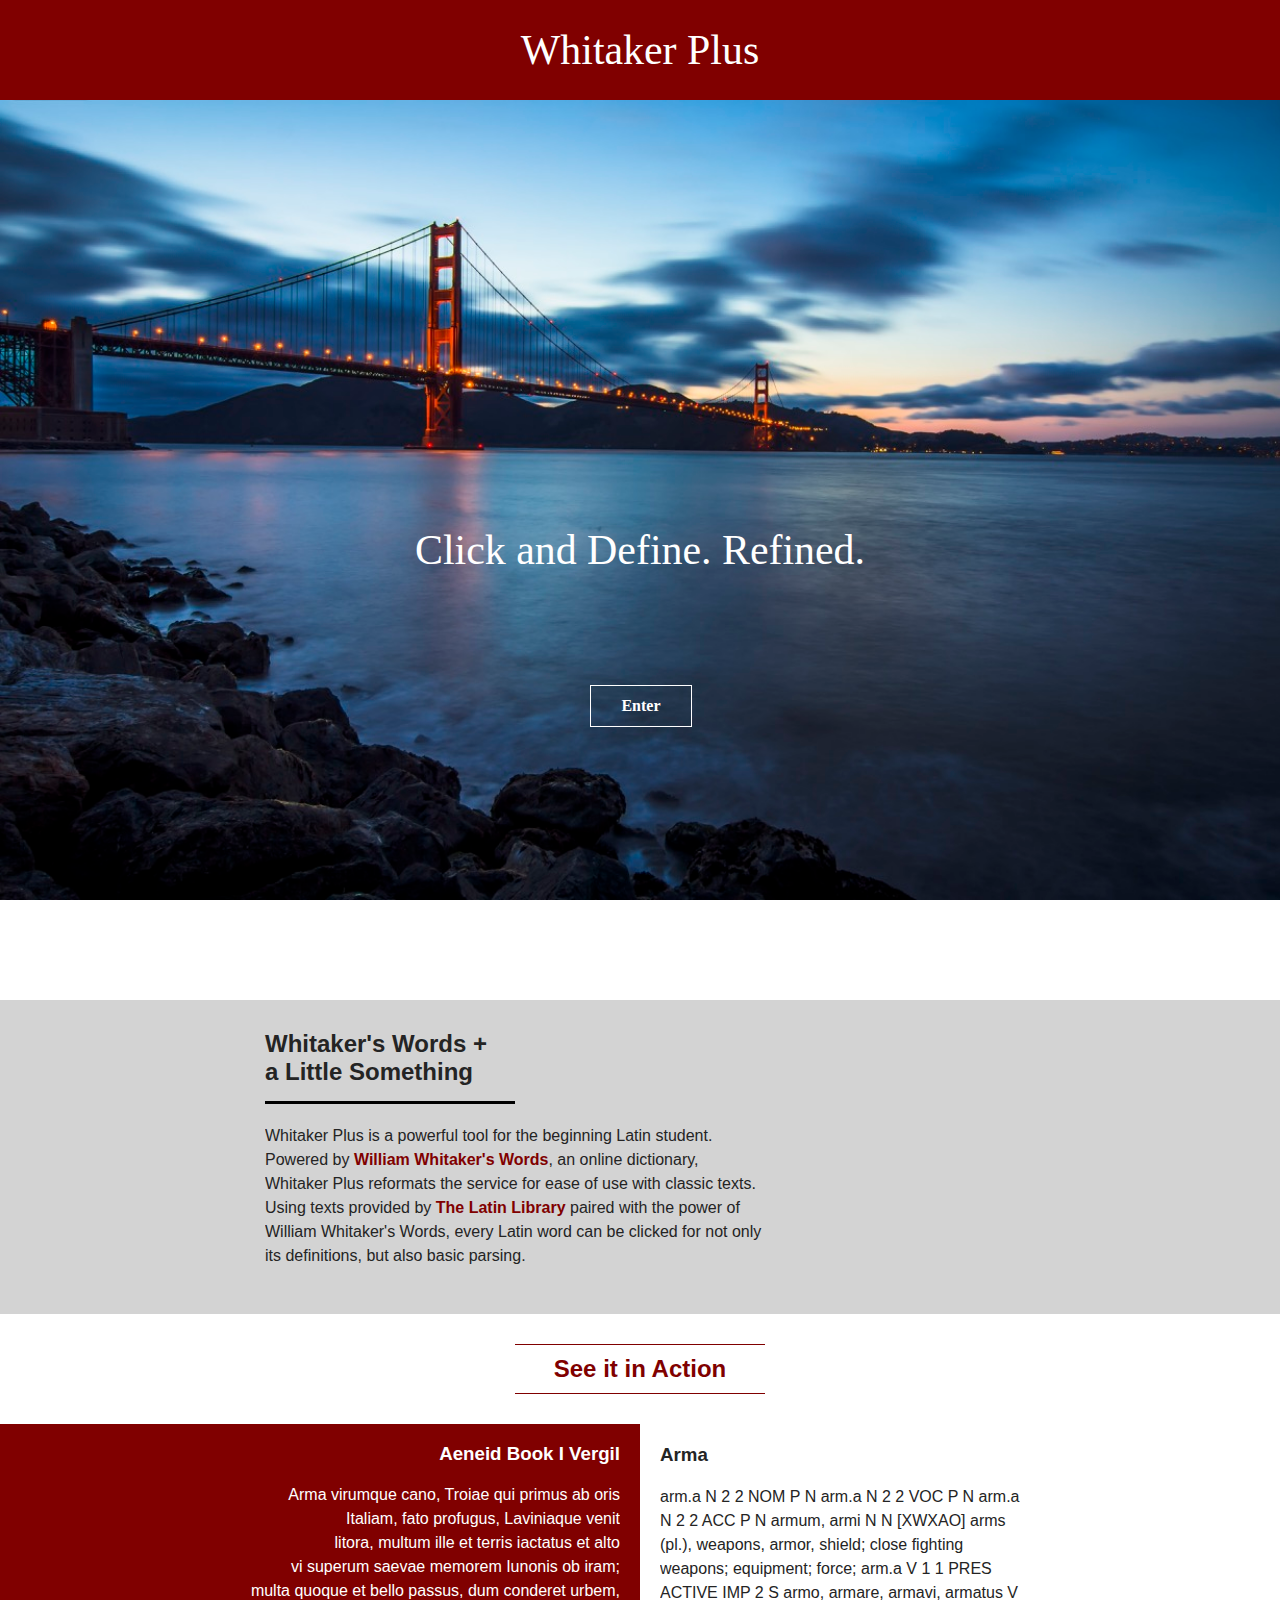
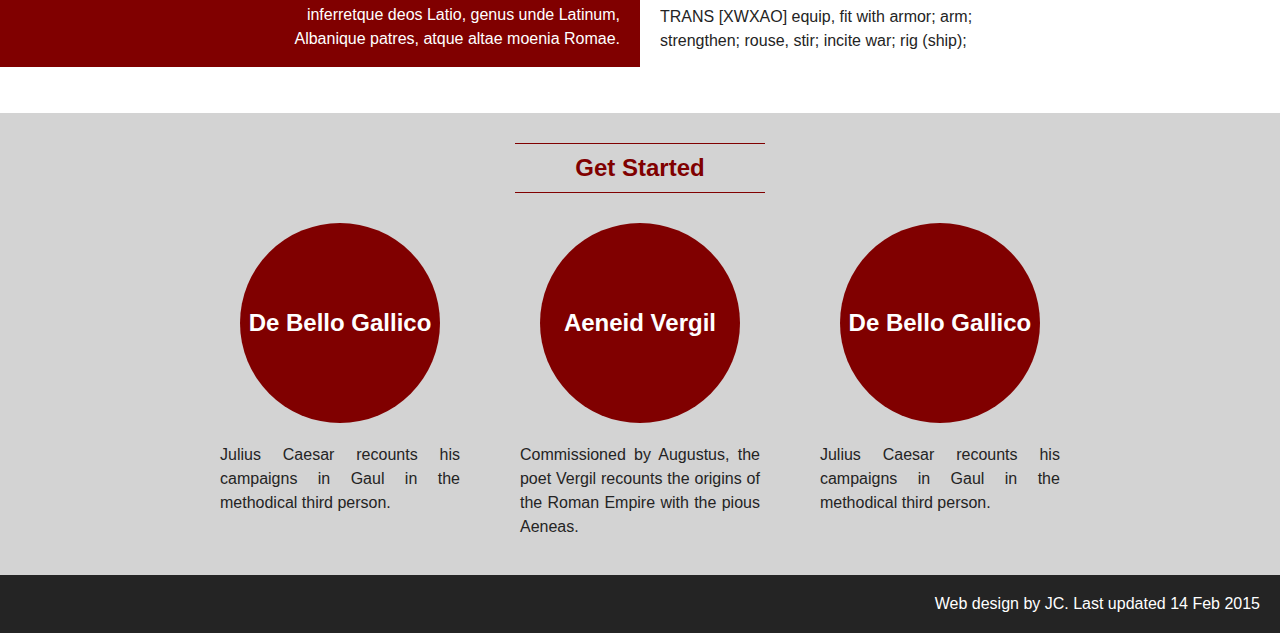
<file: index.html>
<!doctype html>
<html>
<head>
<meta charset="UTF-8">
<title>Untitled Document</title>
<link rel="stylesheet" type="text/css" href="style.css">
<link rel="stylesheet/less" type="text/css" href="style.less">
<script src="less.js" type="text/javascript"></script>
<!--The following script tag downloads a font from the Adobe Edge Web Fonts server for use within the web page. We recommend that you do not modify it.--><script>var __adobewebfontsappname__="dreamweaver"</script><script src="http://use.edgefonts.net/source-sans-pro:n4:default.js" type="text/javascript"></script>
</head>

<body>
<div class="container">
  <header>
    Whitaker Plus
  </header>
  <article class="content">
    <div class="banner">
      <div class="impact">Click and Define. Refined.</div>
      <div class="call"><a href="#Beginning">Enter</a></div>
    </div>
    <div id="Beginning" class="Description">
      <div class="Container">
        <h2>Whitaker's Words +<br>
          a Little Something</h2>
        <div class="Content">
          <p>Whitaker Plus is a powerful tool for the beginning Latin student. Powered by <a href="http://www.archives.nd.edu/cgi-bin/words.exe">William Whitaker's Words</a>, an online dictionary, Whitaker Plus reformats the service for ease of use with classic texts. Using texts provided by <a href="http://www.thelatinlibrary.com/classics.html">The Latin Library</a> paired with the power of William Whitaker's Words, every Latin word can be clicked for not only its definitions, but also basic parsing.</p>
        </div></div>
    </div>
    <div class="example">
      <h2 class="broad">See it in Action</h2>
      <div class="column" id="left">
        <div class="wrapper">
          <h3>Aeneid Book I Vergil</h3>
          <div class="text">
            <p>Arma virumque cano, Troiae qui primus ab oris<br>
              Italiam, fato profugus, Laviniaque venit<br>
              litora, multum ille et terris iactatus et alto<br>
              vi superum saevae memorem Iunonis ob iram;<br>
              multa quoque et bello passus, dum conderet urbem,<br>
              inferretque deos Latio, genus unde Latinum,<br>
              Albanique patres, atque altae moenia Romae.</p>
          </div>
        </div>
      </div>
      <div class="column" id="right">
        <div class="information">
          <h3>Arma</h3><p>arm.a                N      2 2 NOM P N                 
arm.a                N      2 2 VOC P N                 
arm.a                N      2 2 ACC P N                 
armum, armi  N  N   [XWXAO]  
arms (pl.), weapons, armor, shield; close fighting weapons; equipment; force;
arm.a                V      1 1 PRES ACTIVE  IMP 2 S    
armo, armare, armavi, armatus  V  TRANS   [XWXAO]  
equip, fit with armor; arm; strengthen; rouse, stir; incite war; rig (ship);</p>
        </div>
      </div>
    </div>
    <div class="Texts">
      <div class="wrapper">
        <h2 class="broad">Get Started</h2>
        <div class="columns">
          <div class="column"><a href="Caesar.html"><h2>De Bello Gallico</h2></a><p>Julius Caesar recounts his campaigns in Gaul in the methodical third person.</p></div>
          <div class="column"><h2>Aeneid Vergil</h2><p>Commissioned by Augustus, the poet Vergil recounts the origins of the Roman Empire with the pious Aeneas.</p></div>
          <div class="column"><h2>De Bello Gallico</h2><p>Julius Caesar recounts his campaigns in Gaul in the methodical third person.</p></div>
        </div>
      </div>
    </div>
  </article>
  <footer>Web design by JC. Last updated 14 Feb 2015</footer>
</div>
</body>
</html>
</file>
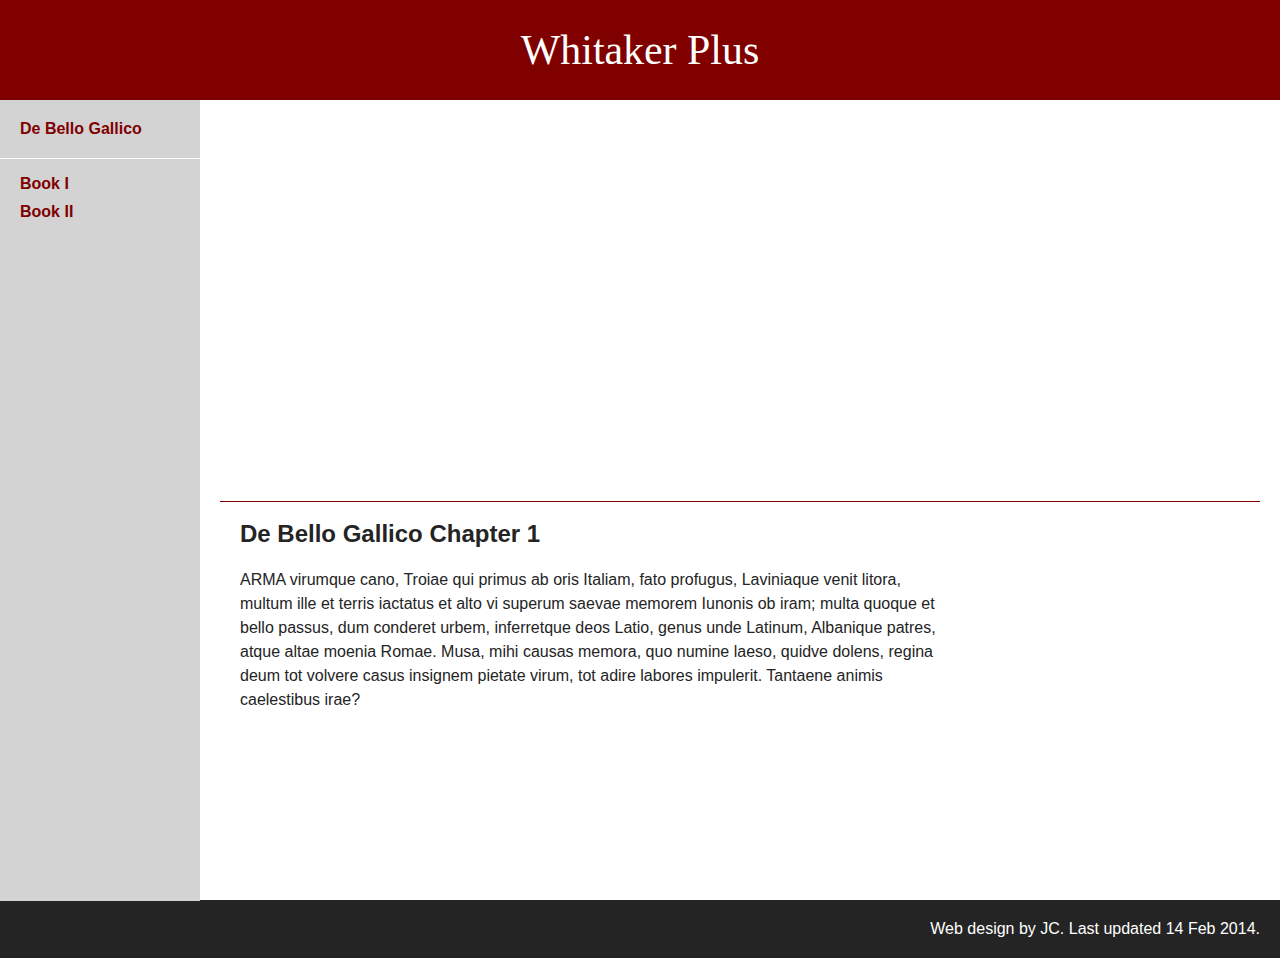
<file: Caesar.html>
<!doctype html>
<html>
<head>
<meta charset="UTF-8">
<title>De Bello Gallico</title>
<link href="style.css" rel="stylesheet" type="text/css">
<link href="style.less" rel="stylesheet/less" type="text/css">
<script src="less.js" type="text/javascript"></script>
<script src="https://ajax.googleapis.com/ajax/libs/jquery/1.11.2/jquery.min.js"></script>
<script src="mechanic.js" type="text/javascript"></script>
<!--[if lt IE 9]>
<script src="http://html5shiv.googlecode.com/svn/trunk/html5.js"></script>
<![endif]-->
<!--The following script tag downloads a font from the Adobe Edge Web Fonts server for use within the web page. We recommend that you do not modify it.-->
<script>var __adobewebfontsappname__="dreamweaver"</script>
<script src="http://use.edgefonts.net/source-sans-pro:n4:default.js" type="text/javascript"></script>
</head>

<body>
<div class="container">
  <header>
    Whitaker Plus
  </header>
  <div class="wrapped">
    <div class="sidebar1">
      <nav>
      	<div id="book_title">De Bello Gallico</div>
        <ul class="books">
          
          <li class="book">
            <a class="toggle" href="#">Book I</a>
            <ul class="chapters">
              <li class="chapter">Chapter 1</li>
              <li class="chapter">Chapter 2</li>
              <li class="chapter">Chapter 3</li>
              <li class="chapter">Chapter 4</li>
              <li class="chapter">Chapter 5</li>
              <li class="chapter">Chapter 6</li>
              <li class="chapter">Chapter 7</li>
              <li class="chapter">Chapter 8</li>
              <li class="chapter">Chapter 9</li>
              <li class="chapter">Chapter 10</li>
              <li class="chapter">Chapter 11</li>
              <li class="chapter">Chapter 12</li>
              <li class="chapter">Chapter 13</li>
              <li class="chapter">Chapter 14</li>
              <li class="chapter">Chapter 15</li>
              <li class="chapter">Chapter 16</li>
              <li class="chapter">Chapter 17</li>
              <li class="chapter">Chapter 18</li>
              <li class="chapter">Chapter 19</li>
              <li class="chapter">Chapter 20</li>
              <li class="chapter">Chapter 21</li>
              <li class="chapter">Chapter 22</li>
              <li class="chapter">Chapter 23</li>
              <li class="chapter">Chapter 24</li>
            </ul>
          </li>
          <li class="book">
            <a class="toggle" href="#">Book II</a>
            <ul class="chapters">
              <li class="chapter">Chapter 1</li>
              <li class="chapter">Chapter 2</li>
              <li class="chapter">Chapter 3</li>
              <li class="chapter">Chapter 4</li>
              <li class="chapter">Chapter 5</li>
              <li class="chapter">Chapter 6</li>
              <li class="chapter">Chapter 7</li>
              <li class="chapter">Chapter 8</li>
              <li class="chapter">Chapter 9</li>
              <li class="chapter">Chapter 10</li>
              <li class="chapter">Chapter 11</li>
              <li class="chapter">Chapter 12</li>
              <li class="chapter">Chapter 13</li>
              <li class="chapter">Chapter 14</li>
              <li class="chapter">Chapter 15</li>
              <li class="chapter">Chapter 16</li>
              <li class="chapter">Chapter 17</li>
              <li class="chapter">Chapter 18</li>
              <li class="chapter">Chapter 19</li>
              <li class="chapter">Chapter 20</li>
              <li class="chapter">Chapter 21</li>
              <li class="chapter">Chapter 22</li>
              <li class="chapter">Chapter 23</li>
              <li class="chapter">Chapter 24</li>
              </ul>
          </li>
        </ul>
        </nav>
      </div>
    <article class="content" id="Latin">
    	
      <div class="parsing">
        <iframe id="window" src="http://www.archives.nd.edu/cgi-bin/wordz.pl?keyword=amo"></iframe>
      </div>
      <div class="lines">
      	<h2>De Bello Gallico <span class="title">Chapter 1</span></h2>
        <p id="booklines">ARMA virumque cano, Troiae qui primus ab oris
Italiam, fato profugus, Laviniaque venit
litora, multum ille et terris iactatus et alto
vi superum saevae memorem Iunonis ob iram;
multa quoque et bello passus, dum conderet urbem,
inferretque deos Latio, genus unde Latinum,
Albanique patres, atque altae moenia Romae.
Musa, mihi causas memora, quo numine laeso,
quidve dolens, regina deum tot volvere casus
insignem pietate virum, tot adire labores
impulerit. Tantaene animis caelestibus irae?</p>
      </div>
    </article>
  </div>
  
  
</div>
<footer id="foot"> Web design by JC. Last updated 14 Feb 2014. </footer>
</body>
</html>
</file>
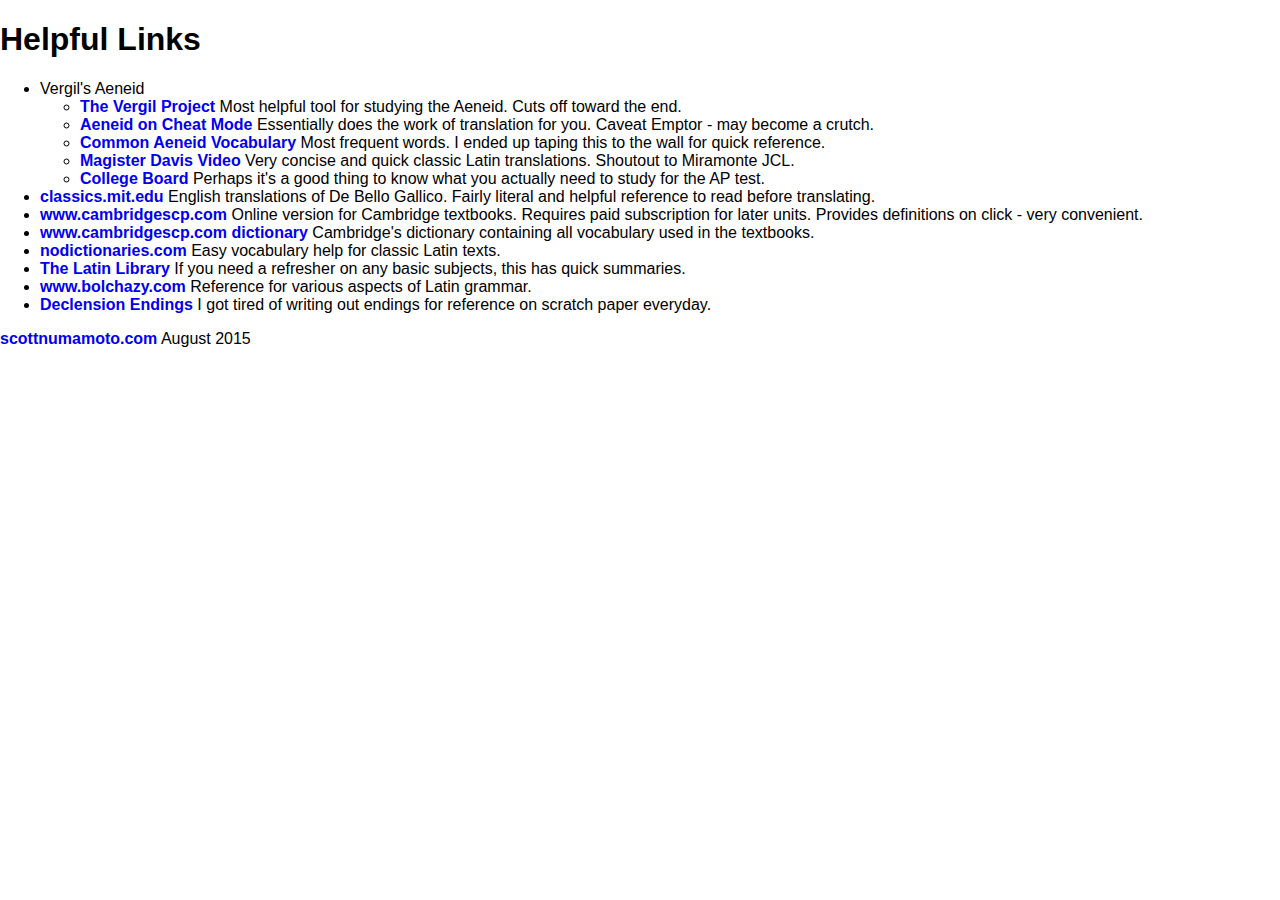
<file: Links.html>
<!doctype html>
<html>
<head>
<meta charset="UTF-8">
<title>Helpful Links</title>
<link href="style.css" rel="stylesheet" type="text/css">
<link href="http://fonts.googleapis.com/css?family=EB+Garamond|Roboto:300,100,700,900" rel="stylesheet" type="text/css">
<script>
  (function(i,s,o,g,r,a,m){i['GoogleAnalyticsObject']=r;i[r]=i[r]||function(){
  (i[r].q=i[r].q||[]).push(arguments)},i[r].l=1*new Date();a=s.createElement(o),
  m=s.getElementsByTagName(o)[0];a.async=1;a.src=g;m.parentNode.insertBefore(a,m)
  })(window,document,'script','//www.google-analytics.com/analytics.js','ga');

  ga('create', 'UA-44926632-3', 'auto');
  ga('send', 'pageview');

</script>
</head>

<body>
<h1>Helpful Links</h1>
<div id="content">
<ul>
<li>Vergil's Aeneid<ul>
<li><a href="http://vergil.classics.upenn.edu/vergil/index.php/document/index/document_id/1">The Vergil Project</a> Most helpful tool for studying the Aeneid. Cuts off toward the end.</li>
<li><a href="https://archive.org/stream/virgilsneidboo00virg#page/6/mode/2up">Aeneid on Cheat Mode</a> Essentially does the work of translation for you. Caveat Emptor - may become a crutch.</li>
<li><a href="http://www.norwood.k12.ma.us/nhs/academics/documents/VergilsAeneidVocabulary.pdf">Common Aeneid Vocabulary</a> Most frequent words. I ended up taping this to the wall for quick reference.</li>
<li><a href="https://www.youtube.com/user/magisterdavis/playlists">Magister Davis Video</a> Very concise and quick classic Latin translations. Shoutout to Miramonte JCL.
<li><a href="http://apcentral.collegeboard.com/apc/members/exam/exam_information/218863.html">College Board</a> Perhaps it's a good thing to know what you actually need to study for the AP test.</li>


</ul></li>
<li><a href="http://classics.mit.edu/Caesar/gallic.1.1.html">classics.mit.edu</a> English translations of De Bello Gallico. Fairly literal and helpful reference to read before translating.</li>


<li><a href="http://www.cambridgescp.com/Upage.php?p=clc^oa_intro^oa_unit3">www.cambridgescp.com</a> Online version for Cambridge textbooks. Requires paid subscription for later units. Provides definitions on click - very convenient.</li>
<li><a href="http://www.cambridgescp.com/singles/nadic4/">www.cambridgescp.com dictionary</a> Cambridge's dictionary containing all vocabulary used in the textbooks.</li>
<li><a href="http://nodictionaries.com/">nodictionaries.com</a>  Easy vocabulary help for classic Latin texts.</li>
<li><a href="http://www.thelatinlibrary.com/101/">The Latin Library</a>  If you need a refresher on any basic subjects, this has quick summaries.</li>
<li><a href="http://www.bolchazy.com/Assets/Bolchazy/extras/caesarappendix.pdf">www.bolchazy.com</a> Reference for various aspects of Latin grammar. </li>
<li><a href="http://notepad.cc/share/JmJMHyvxfs">Declension Endings</a> I got tired of writing out endings for reference on scratch paper everyday.</li>

</ul>
</div>
</body>
<footer><a href="http://scottnumamoto.com">scottnumamoto.com</a> August 2015</footer>
</html>
</file>
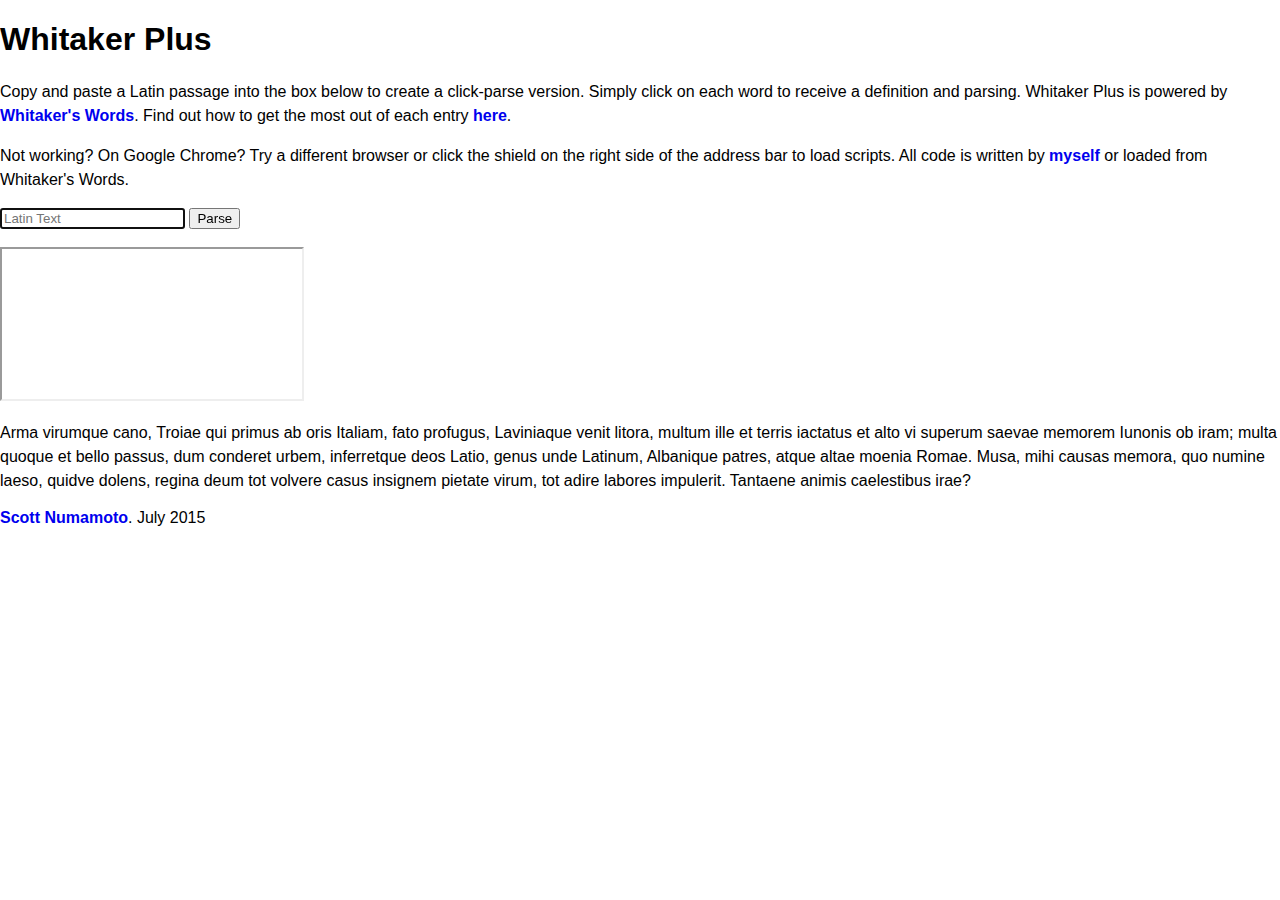
<file: WhitakerUMain.html>
<!doctype html>
<html>

<head>
<meta charset="UTF-8">
<title>Whitaker Plus</title>
<script src="https://ajax.googleapis.com/ajax/libs/jquery/1.11.2/jquery.min.js"></script>
<script src="mechanic.js" type="text/javascript"></script>
<link href="style.css" rel="stylesheet" type="text/css">
<link href="http://fonts.googleapis.com/css?family=EB+Garamond|Roboto:400,100,700,900" rel="stylesheet" type="text/css">
<link href="mobileStyle.css" rel="stylesheet" type="text/css" media="screen and (max-width:480px)">
<script>
  (function(i,s,o,g,r,a,m){i['GoogleAnalyticsObject']=r;i[r]=i[r]||function(){
  (i[r].q=i[r].q||[]).push(arguments)},i[r].l=1*new Date();a=s.createElement(o),
  m=s.getElementsByTagName(o)[0];a.async=1;a.src=g;m.parentNode.insertBefore(a,m)
  })(window,document,'script','//www.google-analytics.com/analytics.js','ga');

  ga('create', 'UA-44926632-3', 'auto');
  ga('send', 'pageview');

</script>
</head>

<body>
	<h1>Whitaker Plus</h1>
    <div id="content">
        
        
        <p>Copy and paste a Latin passage into the box below to create a click-parse version. Simply click on each word to receive a definition and parsing. Whitaker Plus is powered by <a href="http://archives.nd.edu/words.html"> Whitaker's Words</a>. Find out how to get the most out of each entry <a href="http://archives.nd.edu/whitaker/wordsdoc.htm#Codes in Inflection Line">here</a>.</p>
        
        <p>Not working? On Google Chrome? Try a different browser or click the shield on the right side of the address bar to load scripts. All code is written by <a href="http://scottnumamoto.me">myself</a> or loaded from Whitaker's Words.
         
        <form>
            <input id="textEntry" autofocus type="text" name="LatinText" placeholder="Latin Text" onkeydown="if (event.keyCode == 13){ return false; }">
            <input id="submitButton" type="button" value="Parse">
        </form>
    
        <br>
        
        <div class="parsing">
            <iframe id="window" src="http://www.archives.nd.edu/cgi-bin/wordz.pl?keyword=Jactatus"></iframe>
        </div>
        
        <p id="parsed">Arma virumque cano, Troiae qui primus ab oris
    Italiam, fato profugus, Laviniaque venit
    litora, multum ille et terris iactatus et alto
    vi superum saevae memorem Iunonis ob iram;
    multa quoque et bello passus, dum conderet urbem,
    inferretque deos Latio, genus unde Latinum,
    Albanique patres, atque altae moenia Romae.
    Musa, mihi causas memora, quo numine laeso,
    quidve dolens, regina deum tot volvere casus
    insignem pietate virum, tot adire labores
    impulerit. Tantaene animis caelestibus irae?
        </p>
    </div>
    
    <footer><a href="http://scottnumamoto.me">Scott Numamoto</a>. July 2015</footer>
</body>
</html>
</file>
<file: style.css>
@charset "UTF-8";
/* CSS Document */

.container .content .banner {
	background-color: gray;
	height: 600px;
	position: relative;
	background-image: url(img/gate.jpg);
	background-attachment: fixed;
	background-size: cover;
	color: white;
	text-align: center;
	font-family: source-sans-pro;
	font-style: normal;
	font-weight: 400;
	line-height: 0pt;
	width: 100%;
	border-radius: 0px;
	min-height: 100vh;
}
body {
	margin-top: 0px;
	margin-right: 0px;
	margin-bottom: 0px;
	margin-left: 0px;
	font-family: Gotham, "Helvetica Neue", Helvetica, Arial, sans-serif;
	float: right;
	width: 100%;
}
.content .banner .impact {
	position: absolute;
	top: 50%;
	line-height: 0pt;
	width: 100%;
	font-size: 2.em;
	font-size: 2.618em;
}
.content .banner .call {
	position: absolute;
	border: thin solid white;
	padding-top: 20px;
	padding-bottom: 20px;
	top: 65%;
	left: 50%;
}
.content .banner .wrapper {
	position: relative;
	margin-left: auto;
	margin-right: auto;
	height: 100%;
	left: 50%;
	right: 50%;
}
.nav ul li {
	float: left;
	width: 33%;
	text-align: center;
	padding-top: 50px;
	line-height: 10px;
}

.nav ul #title {
	font-size: 2.618em;
	font-family: Baskerville, "Palatino Linotype", Palatino, "Century Schoolbook L", "Times New Roman", serif;
	font-style: normal;
	font-weight: 400;
	line-height: 10pt;
}
.container header {
	height: 100px;
	text-align: center;
	line-height: 100px;
	font-family: Baskerville, "Palatino Linotype", Palatino, "Century Schoolbook L", "Times New Roman", serif;
	font-size: 2.618em;
}
.container .content .Description {
	background-color: lightgrey;
}
.content .Description .Container {
	max-width: 750px;
	margin-left: auto;
	margin-right: auto;
	padding-top: 30px;
	padding-right: 20px;
	padding-bottom: 30px;
	padding-left: 20px;
	position: relative;
}
.Description .Container h2 {
	border-bottom: 3px solid black;
	padding-bottom: 15px;
	margin-bottom: 20px;
	margin-top: 0px;
	margin-left: 0px;
	margin-right: 0px;
	max-width: 250px;
}
.Description .Container .Content {
	max-width: 500px;
}
a {
	text-decoration: none;
	font-weight: bold;
}
.Description .Container #gear {
	position: absolute;
	height: 130%;
}
.banner .call a {
	color: white;
}

.container #text{
	color: white;
	text-align: right;
	clear: both;
	position: absolute;
	bottom: 0px;
	line-height: 50px;
	width: 100%;
	padding-right: 20px;
	right: 0px;
}
.content .example .column {
	width: 50%;
	float: left;
	height: 100%;
	margin-bottom: 20px;
}
.container .content .example {
	overflow-y: auto;
	padding-bottom: 20px;
}
.content .example #right {
}
.content .example #left {
	color: white;
	text-align: right;
	padding-right: 0px;
}
.content .broad {
	text-align: center;
	border-top: thin solid maroon;
	border-bottom: thin solid maroon;
	margin-left: auto;
	margin-right: auto;
	width: 250px;
	padding-top: 10px;
	margin-top: 30px;
	padding-bottom: 10px;
	margin-bottom: 30px;
}
.example #left .wrapper {
	padding-right: 20px;
}
p {
	line-height: 1.5em;
	overflow-y: scroll;
	clear: both;
}

::selection
{
	background-color: #FF696C;
}
.content .example #right {
	width: 400px;
}
.container .content .Texts {
	clear: both;
	width: 100%;
	background-color: lightgrey;
	padding-bottom: 20px;
	text-align: right;
}
.Texts .columns .column {
	width: 33.33%;
	float: left;
}
.content .Texts .columns {
}
.content .Texts .wrapper {
	margin-left: auto;
	margin-right: auto;
	max-width: 900px;
	overflow-y: auto;
}
.example #right .information {
	margin-top: 20px;
	margin-right: 20px;
	margin-bottom: 20px;
	margin-left: 20px;
}
.columns .column h2 {
	text-align: center;
	margin-top: 0px;
	background-color: maroon;
	width: 200px;
	height: 200px;
	margin-left: auto;
	margin-right: auto;
	border-radius: 200px;
	line-height: 200px;
	color: white;
}
.columns .column p {
	padding-right: 30px;
	padding-left: 30px;
	text-align: justify;
}
.container .sidebar1 {
	width: 200px;
	float: right;
	background-color: lightgrey;
	overflow-y: scroll;
	position: absolute;
	height: 100%;
}
.container .content {
}
.books .book {
	list-style-type: none;
	top: 0px;
}

.books .book:not(:first-child) {
	/*Information for applying a border to separate each book
	border-top-width: thin;
	border-top-style: solid;*/
}

.sidebar1 nav .books {
	padding-left: 20px;
}
.books .book .chapters {
	padding-left: 0px;
	list-style-type: none;
}
nav .books li {
	margin-top: 8px;
	margin-bottom: 10px;
}

.container {
	height: 100vh;
}
.container .wrapped {
	position: absolute;
	bottom: -1px;
	top: 100px;
	width: 100%;
	overflow-y: auto;
}
.container .wrapped #Latin {
	padding-top: 0px;
	position: relative;
	margin-left: 220px;
	margin-right: 20px;
	height: 100%;
}
.wrapped #Latin .parsing {
	border-bottom: thin solid maroon;
	padding-bottom: 0px;
	overflow-y: scroll;
	position: absolute;
	width: 100%;
	height: 50%;
}
.sidebar1 nav #title {
	margin-left: 20px;
	margin-top: 20px;
	color: white;
}
.wrapped #Latin iframe {
	width: 100%;
	border-style: none;
	height: 100%;
}
.wrapped #Latin .lines {
	position: absolute;
	width: 100%;
	max-width: 700px;
	top: 50%;
	height: 50%;
	overflow-y: scroll;
	padding-bottom: 0px;
	margin-left: 20px;
}
.sidebar1 nav #book_title {
	text-align: left;
	padding-top: 20px;
	font-weight: bold;
	border-bottom: thin solid white;
	padding-bottom: 20px;
	color: maroon;
	padding-left: 20px;
}
#text {
}
.container footer {
	padding-top: 20px;
	padding-right: 20px;
	padding-bottom: 20px;
	padding-left: 20px;
	color: white;
	text-align: right;
}
#foot {
	padding-top: 20px;
	padding-right: 20px;
	padding-bottom: 20px;
	padding-left: 20px;
	color: white;
	text-align: right;
}
</file>
<file: mobileStyle.css>
@charset "UTF-8";



body{
	font-size: 12pt;
	min-width: 100px;
}


#content{
	padding-left: 15px;
	padding-right: 15px;
}

#textEntry{
	font-size: 12pt;
}

#submitButton{
	font-size:20px;
}

h1{
	padding: 10px;
}

iframe{
	width: 100%;
}

footer{
	padding-right: 20px;
}

footer a{
	color: lightgrey;
}

	
}
</file>
